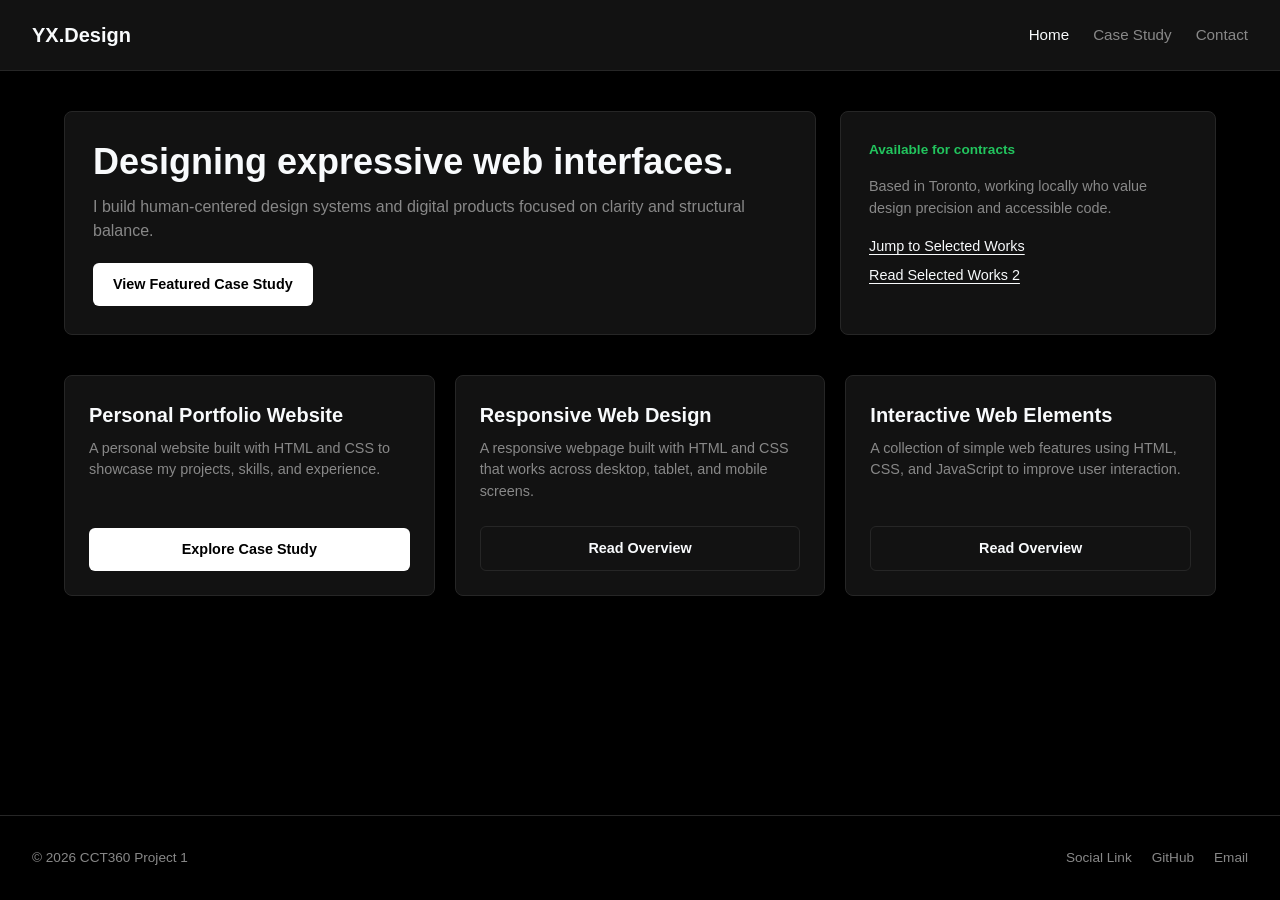
<file: index.html>
<!DOCTYPE html>
<html lang="en">
<head>
  <meta charset="UTF-8">
  <meta name="viewport" content="width=device-width, initial-scale=1.0">
  <title>Creative Showcase Hub</title>
  <link rel="stylesheet" href="css/style.css">
</head>
<body>

  <header class="site-header">
    <div class="brand-logo">
      <a href="index.html">YX.Design</a>
    </div>
    <nav class="main-nav">
      <ul>
        <li><a href="index.html" class="active">Home</a></li>
        <li><a href="detail.html">Case Study</a></li>
        <li><a href="#contact">Contact</a></li>
      </ul>
    </nav>
  </header>

  <main>
    <section class="hero-grid">
      <div class="spotlight-banner">
        <h1>Designing expressive web interfaces.</h1>
        <p>I build human-centered design systems and digital products focused on clarity and structural balance.</p>
        <div>
          <a href="detail.html" class="btn">View Featured Case Study</a>
        </div>
      </div>
      <div class="secondary-info">
        <div class="status-badge">
          <span class="status-dot"></span> Available for contracts
        </div>
        <p>Based in Toronto, working locally who value design precision and accessible code.</p>
        <ul class="quick-links-list">
          <li><a href="#gallery">Jump to Selected Works</a></li>
          <li><a href="detail.html">Read Selected Works 2</a></li>
        </ul>
      </div>
    </section>
    <section id="gallery" class="cards-gallery">
      <article class="card">
        <h2>Personal Portfolio Website</h2>
        <p>A personal website built with HTML and CSS to showcase my projects, skills, and experience.</p>
        <a href="detail.html" class="btn">Explore Case Study</a>
      </article>
      <article class="card">
        <h2>Responsive Web Design</h2>
        <p>A responsive webpage built with HTML and CSS that works across desktop, tablet, and mobile screens.</p>
        <a href="detail.html" class="btn btn-secondary">Read Overview</a>
      </article>
      <article class="card">
        <h2>Interactive Web Elements</h2>
        <p>A collection of simple web features using HTML, CSS, and JavaScript to improve user interaction.</p>
        <a href="detail.html" class="btn btn-secondary">Read Overview</a>
      </article>
    </section>
  </main>

  <footer id="contact" class="site-footer">
    <p>&copy; 2026 CCT360 Project 1</p>
    <ul class="footer-links">
      <li><a href="" rel="noopener">Social Link</a></li>
      <li><a href="" rel="noopener">GitHub</a></li>
      <li><a href="">Email</a></li>
    </ul>
  </footer>

</body>
</html>
</file>
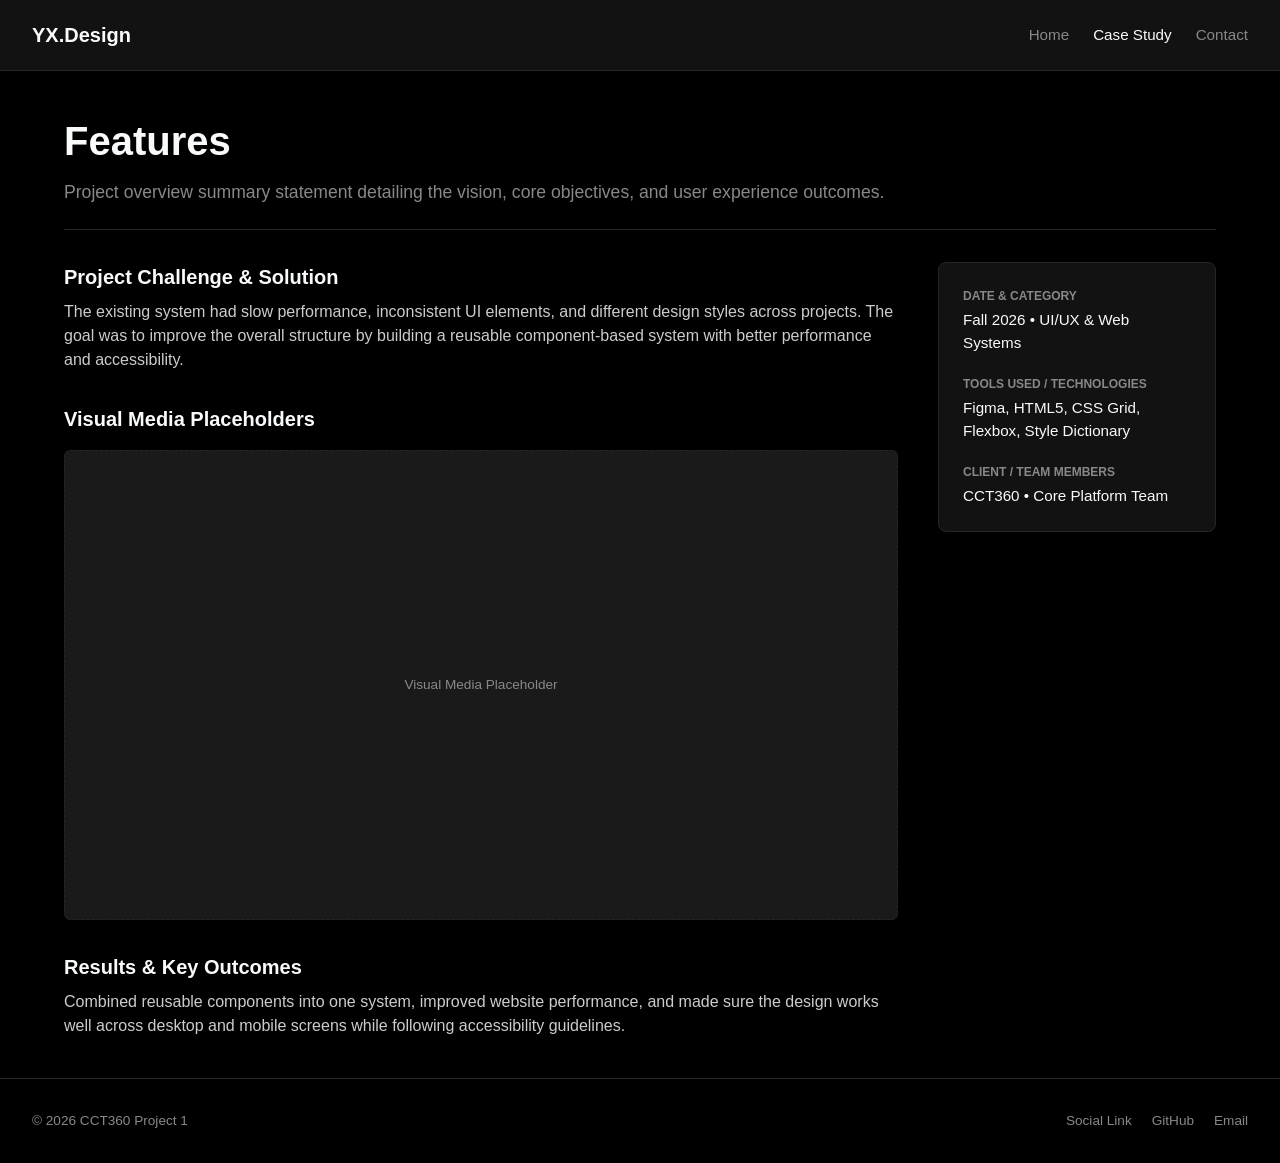
<file: detail.html>
<!DOCTYPE html>
<html lang="en">
<head>
  <meta charset="UTF-8">
  <meta name="viewport" content="width=device-width, initial-scale=1.0">
  <title>Feature Case Study</title>
  <link rel="stylesheet" href="css/style.css">
</head>
<body>

  <header class="site-header">
    <div class="brand-logo">
      <a href="index.html">YX.Design</a>
    </div>
    <nav class="main-nav">
      <ul>
        <li><a href="index.html">Home</a></li>
        <li><a href="detail.html" class="active">Case Study</a></li>
        <li><a href="#contact">Contact</a></li>
      </ul>
    </nav>
  </header>

  <main class="detail-layout">

    <section class="detail-hero">
      <h1>Features</h1>
      <p class="lead-text">Project overview summary statement detailing the vision, core objectives, and user experience outcomes.</p>
    </section>

    <section class="content-grid">
      <article class="article-body">
        <section class="article-section">
          <h2>Project Challenge &amp; Solution</h2>
          <p>The existing system had slow performance, inconsistent UI elements, and different design styles across projects. 
            The goal was to improve the overall structure by building a reusable component-based system with better performance and accessibility.</p>
        </section>
        <section class="article-section">
          <h2>Visual Media Placeholders</h2>
          <div class="media-placeholder">
            <span>Visual Media Placeholder</span>
          </div>
        </section>
        <section class="article-section">
          <h2>Results &amp; Key Outcomes</h2>
          <p>Combined reusable components into one system, improved website performance, 
            and made sure the design works well across desktop and mobile screens while following accessibility guidelines.
          </p>
        </section>
      </article>
      <aside class="metadata-sidebar">
        <div class="sidebar-block">
          <h3>Date &amp; Category</h3>
          <p>Fall 2026 &bull; UI/UX &amp; Web Systems</p>
        </div>
        <div class="sidebar-block">
          <h3>Tools Used / Technologies</h3>
          <p>Figma, HTML5, CSS Grid, Flexbox, Style Dictionary</p>
        </div>
        <div class="sidebar-block">
          <h3>Client / Team Members</h3>
          <p>CCT360 &bull; Core Platform Team</p>
        </div>
      </aside>
    </section>
  </main>

  <footer id="contact" class="site-footer">
    <p>&copy; 2026 CCT360 Project 1</p>
    <ul class="footer-links">
      <li><a href="" rel="noopener">Social Link</a></li>
      <li><a href="" rel="noopener">GitHub</a></li>
      <li><a href="">Email</a></li>
    </ul>
  </footer>

</body>
</html>
</file>
<file: css/style.css>
:root {
  --bg-main: #000000;
  --bg-card: #121212;
  --text-primary: #f8fafc;
  --text-muted: #888888;
  --border: #262626;
  --font: sans-serif;
}

* {
  margin: 0;
  padding: 0;
  box-sizing: border-box;
}

body {
  font-family: var(--font);
  background-color: var(--bg-main);
  color: var(--text-primary);
  line-height: 1.5;
  min-height: 100vh;
  display: flex;
  flex-direction: column;
}

a {
  color: inherit;
  text-decoration: none;
}

.site-header {
  display: flex;
  justify-content: space-between;
  align-items: center;
  padding: 0.85rem 1rem;
  background-color: var(--bg-card);
  border-bottom: 1px solid var(--border);
  width: 100%;
}

.brand-logo a {
  font-weight: 700;
  font-size: 1.05rem;
  white-space: nowrap;
}

.main-nav ul {
  display: flex;
  list-style: none;
  gap: 0.75rem; 
  align-items: center;
}

.main-nav a {
  font-size: 0.825rem;
  color: var(--text-muted);
  white-space: nowrap;
}

.main-nav a.active,
.main-nav a:hover {
  color: var(--text-primary);
}

.site-footer {
  margin-top: auto;
  display: flex;
  flex-direction: column;
  align-items: center;
  justify-content: space-between;
  gap: 1rem;
  padding: 1.5rem 1.25rem;
  border-top: 1px solid var(--border);
  color: var(--text-muted);
  font-size: 0.85rem;
}

.footer-links {
  display: flex;
  list-style: none;
  gap: 1.25rem;
}

.footer-links a:hover {
  color: var(--text-primary);
}

main {
  width: 100%;
  max-width: 1200px;
  margin: 0 auto;
  padding: 1.75rem 1rem;
}

.btn {
  display: inline-block;
  padding: 0.65rem 1.25rem;
  border-radius: 6px;
  font-size: 0.9rem;
  font-weight: 600;
  text-align: center;
  background-color: #ffffff;
  color: #000000;
}

.btn-secondary {
  background-color: transparent;
  color: var(--text-primary);
  border: 1px solid var(--border);
}

.hero-grid {
  display: grid;
  grid-template-columns: 1fr;
  gap: 1.25rem;
  margin-bottom: 2.5rem;
}

.spotlight-banner,
.secondary-info {
  background-color: var(--bg-card);
  border: 1px solid var(--border);
  border-radius: 8px;
  padding: 1.5rem;
}

.spotlight-banner h1 {
  font-size: clamp(1.6rem, 3.5vw, 2.25rem);
  line-height: 1.2;
  margin-bottom: 0.75rem;
}

.spotlight-banner p {
  color: var(--text-muted);
  margin-bottom: 1.25rem;
}

.secondary-info {
  display: flex;
  flex-direction: column;
  gap: 1rem;
}

.status-badge {
  color: #22c55e;
  font-size: 0.85rem;
  font-weight: 600;
}

.secondary-info p {
  color: var(--text-muted);
  font-size: 0.9rem;
}

.quick-links-list {
  list-style: none;
  display: flex;
  flex-direction: column;
  gap: 0.5rem;
  font-size: 0.9rem;
}

.quick-links-list a {
  text-decoration: underline;
  text-underline-offset: 3px;
}

.cards-gallery {
  display: grid;
  grid-template-columns: repeat(auto-fit, minmax(280px, 1fr));
  gap: 1.25rem;
}

.card {
  background-color: var(--bg-card);
  border: 1px solid var(--border);
  border-radius: 8px;
  padding: 1.5rem;
  display: flex;
  flex-direction: column;
}

.card h2 {
  font-size: 1.25rem;
  margin-bottom: 0.5rem;
}

.card p {
  color: var(--text-muted);
  font-size: 0.9rem;
  margin-bottom: 1.5rem;
}

.card .btn {
  margin-top: auto;
  width: 100%;
}

.detail-hero {
  border-bottom: 1px solid var(--border);
  padding-bottom: 1.5rem;
  margin-bottom: 2rem;
}

.detail-hero h1 {
  font-size: clamp(1.8rem, 4vw, 2.5rem);
  margin-bottom: 0.5rem;
}

.lead-text {
  color: var(--text-muted);
  font-size: 1.1rem;
}

.content-grid {
  display: grid;
  grid-template-columns: 1fr;
  gap: 2rem;
}

.article-body {
  display: flex;
  flex-direction: column;
  gap: 2rem;
}

.article-section h2 {
  font-size: 1.25rem;
  margin-bottom: 0.5rem;
}

.article-section p {
  color: #cccccc;
}

.media-placeholder {
  width: 100%;
  aspect-ratio: 16 / 9;
  background-color: #1a1a1a;
  border: 1px dashed var(--border);
  border-radius: 6px;
  display: flex;
  align-items: center;
  justify-content: center;
  color: var(--text-muted);
  font-size: 0.85rem;
  margin-top: 1rem;
}

.metadata-sidebar {
  background-color: var(--bg-card);
  border: 1px solid var(--border);
  border-radius: 8px;
  padding: 1.5rem;
  display: flex;
  flex-direction: column;
  gap: 1.25rem;
  height: fit-content;
}

.sidebar-block h3 {
  font-size: 0.75rem;
  text-transform: uppercase;
  color: var(--text-muted);
  margin-bottom: 0.25rem;
}

.sidebar-block p {
  font-size: 0.95rem;
  font-weight: 500;
}

@media (min-width: 768px) {
  .site-header {
    padding: 1.25rem 2rem;
  }

  .brand-logo a {
    font-size: 1.25rem;
  }

  .main-nav ul {
    gap: 1.5rem;
  }

  .main-nav a {
    font-size: 0.95rem;
  }

  .site-footer {
    flex-direction: row;
    padding: 2rem;
  }

  main {
    padding: 2.5rem 1.5rem;
  }

  .spotlight-banner,
  .secondary-info {
    padding: 1.75rem;
  }

  .hero-grid {
    grid-template-columns: 2fr 1fr;
    gap: 1.5rem;
  }

  .content-grid {
    grid-template-columns: 3fr 1fr;
    gap: 2.5rem;
  }
}
</file>
